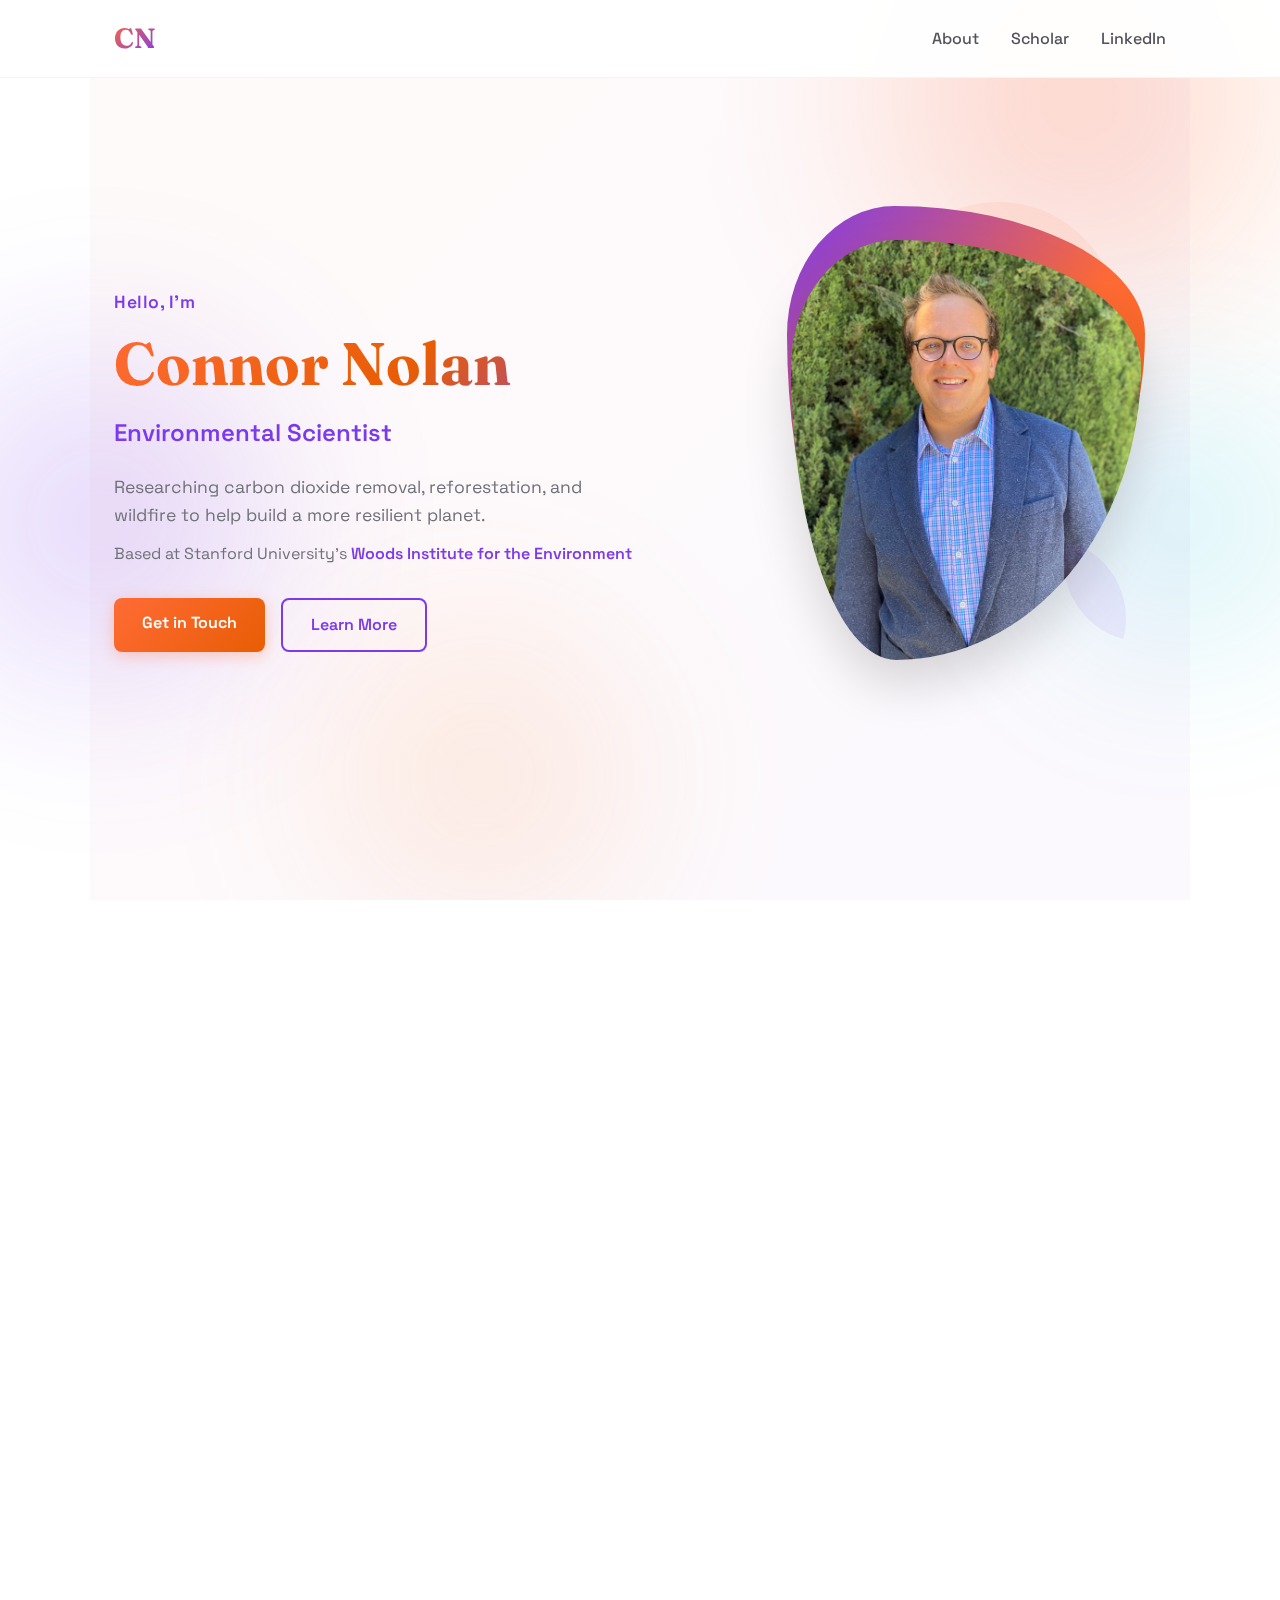
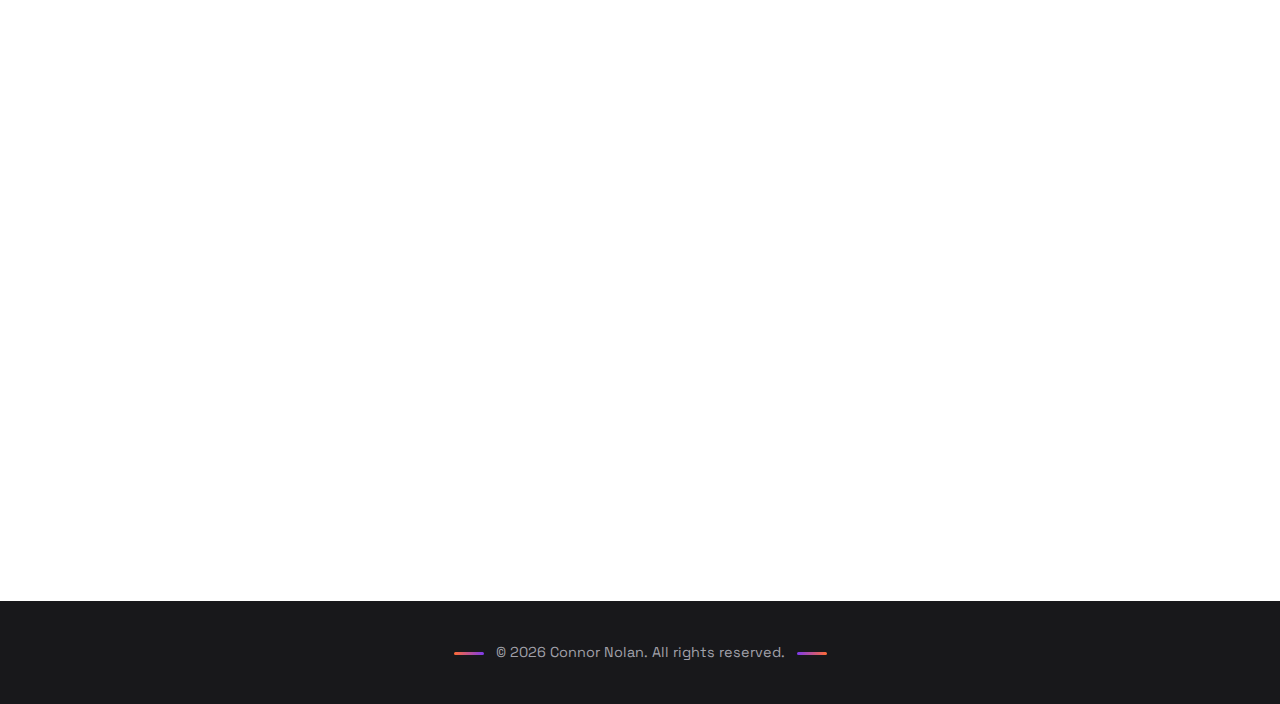
<file: index.html>
<!DOCTYPE html>
<html lang="en">
<head>
    <meta charset="UTF-8">
    <meta name="viewport" content="width=device-width, initial-scale=1.0">
    <title>Connor Nolan - Environmental Scientist</title>
    <link rel="stylesheet" href="styles.css">
    <link rel="preconnect" href="https://fonts.googleapis.com">
    <link rel="preconnect" href="https://fonts.gstatic.com" crossorigin>
    <link href="https://fonts.googleapis.com/css2?family=Fraunces:opsz,wght@9..144,400;9..144,500;9..144,600;9..144,700&family=Space+Grotesk:wght@400;500;600;700&display=swap" rel="stylesheet">
</head>
<body>
    <div class="mesh-gradient">
        <div class="mesh-blob mesh-blob-1"></div>
        <div class="mesh-blob mesh-blob-2"></div>
        <div class="mesh-blob mesh-blob-3"></div>
        <div class="mesh-blob mesh-blob-4"></div>
    </div>

    <nav class="navbar">
        <div class="nav-container">
            <a href="#" class="nav-logo">CN</a>
            <ul class="nav-menu">
                <li><a href="#about">About</a></li>
                <li><a href="https://scholar.google.com/citations?user=8D1VI3YAAAAJ&hl=en&authuser=1" target="_blank">Scholar</a></li>
                <li><a href="https://www.linkedin.com/in/cjn-climate/" target="_blank">LinkedIn</a></li>
            </ul>
        </div>
    </nav>

    <section class="hero" id="hero">
        <div class="hero-content">
            <p class="hero-greeting">Hello, I'm</p>
            <h1 class="hero-name">Connor Nolan</h1>
            <p class="hero-tagline">Environmental Scientist</p>
            <p class="hero-description">
                Researching carbon dioxide removal, reforestation, and wildfire to help build a more resilient planet.
            </p>
            <p class="hero-affiliation">
                Based at Stanford University's <a href="https://woods.stanford.edu/" target="_blank">Woods Institute for the Environment</a>
            </p>
            <div class="hero-cta">
                <a href="#contact" class="btn btn-primary">Get in Touch</a>
                <a href="#about" class="btn btn-secondary">Learn More</a>
            </div>
        </div>
        <div class="hero-visual">
            <div class="hero-shape"></div>
            <img src="headshot.jpg" alt="Connor Nolan" class="hero-headshot">
        </div>
    </section>

    <section class="about" id="about">
        <div class="container">
            <h2 class="section-title">About Me</h2>
            <div class="about-content">
                <div class="about-text">
                    <p>
                        I'm an environmental scientist dedicated to understanding and mitigating the impacts of climate change.
                        My research focuses on nature-based solutions and the complex interactions between forests, fire, and the carbon cycle.
                    </p>
                    <p>
                        From studying post-fire forest recovery to modeling carbon sequestration potential, I work at the
                        intersection of ecology, climate science, and policy. I believe that rigorous science combined with
                        effective communication is essential for driving meaningful environmental action.
                    </p>
                    <p>
                        I received my PhD at the University of Arizona in Geosciences. I studied paleoclimate and paleoecology
                        focusing on the past 10,000-20,000 years of climate and vegetation change.
                    </p>
                    <p>
                        When I'm not working I love ultrarunning, trail running, disc golf, reading, and music.
                    </p>
                    <div class="about-skills">
                        <span class="skill-tag">Carbon Removal</span>
                        <span class="skill-tag">Reforestation</span>
                        <span class="skill-tag">Wildfire Ecology</span>
                        <span class="skill-tag">Climate Modeling</span>
                        <span class="skill-tag">Remote Sensing</span>
                    </div>
                </div>
                <div class="about-image">
                    <img src="headshot.jpg" alt="Connor Nolan" class="headshot">
                </div>
            </div>
        </div>
    </section>

    <section class="contact-section" id="contact">
        <div class="container">
            <h2 class="section-title">Get in Touch</h2>
            <p class="contact-page-intro">
                Interested in collaboration, speaking, or just want to talk climate science, ecology, carbon markets, trail running, or anything really? I'd love to hear from you.
            </p>
            <div class="contact-links">
                <a href="mailto:connorjnolan@gmail.com" class="contact-link-card">
                    <div class="contact-link-icon">
                        <svg width="32" height="32" viewBox="0 0 24 24" fill="none" stroke="currentColor" stroke-width="2" stroke-linecap="round" stroke-linejoin="round">
                            <path d="M4 4h16c1.1 0 2 .9 2 2v12c0 1.1-.9 2-2 2H4c-1.1 0-2-.9-2-2V6c0-1.1.9-2 2-2z"></path>
                            <polyline points="22,6 12,13 2,6"></polyline>
                        </svg>
                    </div>
                    <div class="contact-link-content">
                        <h3>Email</h3>
                        <span>connorjnolan@gmail.com</span>
                    </div>
                </a>
                <a href="https://www.linkedin.com/in/cjn-climate/" target="_blank" class="contact-link-card">
                    <div class="contact-link-icon">
                        <svg width="32" height="32" viewBox="0 0 24 24" fill="none" stroke="currentColor" stroke-width="2" stroke-linecap="round" stroke-linejoin="round">
                            <path d="M16 8a6 6 0 0 1 6 6v7h-4v-7a2 2 0 0 0-2-2 2 2 0 0 0-2 2v7h-4v-7a6 6 0 0 1 6-6z"></path>
                            <rect x="2" y="9" width="4" height="12"></rect>
                            <circle cx="4" cy="4" r="2"></circle>
                        </svg>
                    </div>
                    <div class="contact-link-content">
                        <h3>LinkedIn</h3>
                        <span>Connect with me</span>
                    </div>
                </a>
            </div>
        </div>
    </section>

    <footer class="footer">
        <div class="container">
            <p>&copy; 2026 Connor Nolan. All rights reserved.</p>
        </div>
    </footer>

    <script src="script.js"></script>
</body>
</html>
</file>
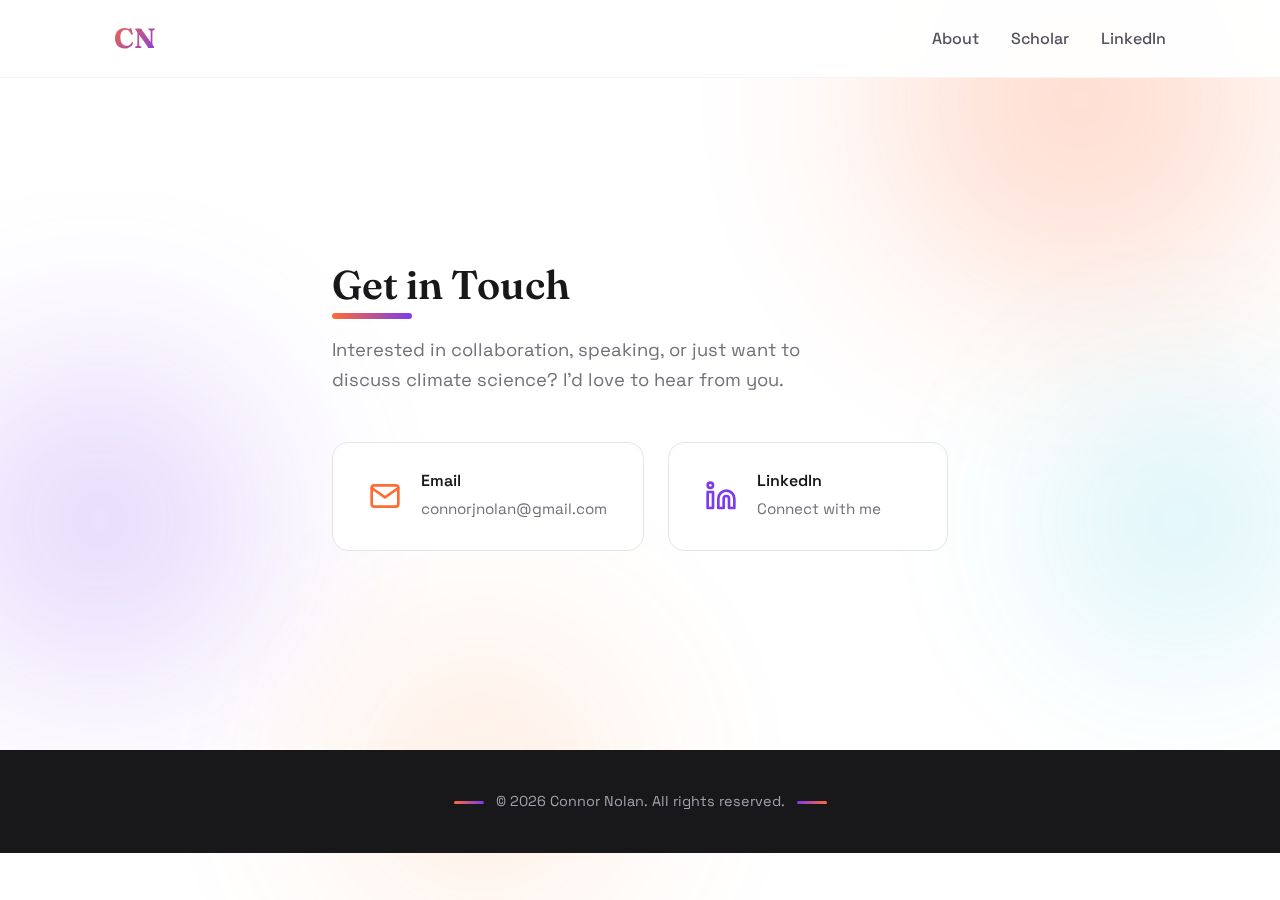
<file: contact.html>
<!DOCTYPE html>
<html lang="en">
<head>
    <meta charset="UTF-8">
    <meta name="viewport" content="width=device-width, initial-scale=1.0">
    <title>Contact - Connor Nolan</title>
    <link rel="stylesheet" href="styles.css">
    <link rel="preconnect" href="https://fonts.googleapis.com">
    <link rel="preconnect" href="https://fonts.gstatic.com" crossorigin>
    <link href="https://fonts.googleapis.com/css2?family=Fraunces:opsz,wght@9..144,400;9..144,500;9..144,600;9..144,700&family=Space+Grotesk:wght@400;500;600;700&display=swap" rel="stylesheet">
</head>
<body>
    <div class="mesh-gradient">
        <div class="mesh-blob mesh-blob-1"></div>
        <div class="mesh-blob mesh-blob-2"></div>
        <div class="mesh-blob mesh-blob-3"></div>
        <div class="mesh-blob mesh-blob-4"></div>
    </div>

    <nav class="navbar">
        <div class="nav-container">
            <a href="index.html" class="nav-logo">CN</a>
            <ul class="nav-menu">
                <li><a href="index.html#about">About</a></li>
                <li><a href="https://scholar.google.com/citations?user=8D1VI3YAAAAJ&hl=en&authuser=1" target="_blank">Scholar</a></li>
                <li><a href="https://www.linkedin.com/in/cjn-climate/" target="_blank">LinkedIn</a></li>
            </ul>
        </div>
    </nav>

    <section class="contact-page">
        <div class="container">
            <h1 class="section-title">Get in Touch</h1>
            <p class="contact-page-intro">
                Interested in collaboration, speaking, or just want to discuss climate science? I'd love to hear from you.
            </p>
            <div class="contact-links">
                <a href="mailto:connorjnolan@gmail.com" class="contact-link-card">
                    <div class="contact-link-icon">
                        <svg width="32" height="32" viewBox="0 0 24 24" fill="none" stroke="currentColor" stroke-width="2" stroke-linecap="round" stroke-linejoin="round">
                            <path d="M4 4h16c1.1 0 2 .9 2 2v12c0 1.1-.9 2-2 2H4c-1.1 0-2-.9-2-2V6c0-1.1.9-2 2-2z"></path>
                            <polyline points="22,6 12,13 2,6"></polyline>
                        </svg>
                    </div>
                    <div class="contact-link-content">
                        <h3>Email</h3>
                        <span>connorjnolan@gmail.com</span>
                    </div>
                </a>
                <a href="https://www.linkedin.com/in/cjn-climate/" target="_blank" class="contact-link-card">
                    <div class="contact-link-icon">
                        <svg width="32" height="32" viewBox="0 0 24 24" fill="none" stroke="currentColor" stroke-width="2" stroke-linecap="round" stroke-linejoin="round">
                            <path d="M16 8a6 6 0 0 1 6 6v7h-4v-7a2 2 0 0 0-2-2 2 2 0 0 0-2 2v7h-4v-7a6 6 0 0 1 6-6z"></path>
                            <rect x="2" y="9" width="4" height="12"></rect>
                            <circle cx="4" cy="4" r="2"></circle>
                        </svg>
                    </div>
                    <div class="contact-link-content">
                        <h3>LinkedIn</h3>
                        <span>Connect with me</span>
                    </div>
                </a>
            </div>
        </div>
    </section>

    <footer class="footer">
        <div class="container">
            <p>&copy; 2026 Connor Nolan. All rights reserved.</p>
        </div>
    </footer>
</body>
</html>
</file>
<file: styles.css>
/* CSS Variables */
:root {
    --orange: #ff6b35;
    --orange-light: #ffb088;
    --orange-warm: #e85d04;
    --orange-bright: #ff8c42;
    --purple: #7c3aed;
    --purple-light: #c4b5fd;
    --purple-dark: #5b21b6;
    --teal: #06b6d4;
    --teal-light: #67e8f9;
    --forest: #059669;
    --forest-light: #6ee7b7;
    --earth: #78716c;
    --earth-light: #d6d3d1;
    --gray-50: #fafafa;
    --gray-100: #f4f4f5;
    --gray-200: #e4e4e7;
    --gray-300: #d4d4d8;
    --gray-400: #a1a1aa;
    --gray-500: #71717a;
    --gray-600: #52525b;
    --gray-700: #3f3f46;
    --gray-800: #27272a;
    --gray-900: #18181b;
    --white: #ffffff;
    --font-sans: 'Space Grotesk', -apple-system, BlinkMacSystemFont, 'Segoe UI', Roboto, sans-serif;
    --font-serif: 'Fraunces', Georgia, 'Times New Roman', serif;
}

/* Reset & Base */
*, *::before, *::after {
    box-sizing: border-box;
    margin: 0;
    padding: 0;
}

html {
    scroll-behavior: smooth;
}

body {
    font-family: var(--font-sans);
    font-size: 16px;
    line-height: 1.6;
    color: var(--gray-700);
    background-color: var(--white);
    overflow-x: hidden;
}

/* Mesh gradient blobs */
.mesh-gradient {
    position: fixed;
    top: 0;
    left: 0;
    width: 100%;
    height: 100%;
    pointer-events: none;
    z-index: -1;
    overflow: hidden;
}

.mesh-blob {
    position: absolute;
    border-radius: 50%;
    filter: blur(80px);
    opacity: 0.5;
}

.mesh-blob-1 {
    width: 600px;
    height: 600px;
    background: radial-gradient(circle, var(--orange) 0%, transparent 70%);
    top: -200px;
    right: -100px;
    opacity: 0.3;
}

.mesh-blob-2 {
    width: 500px;
    height: 500px;
    background: radial-gradient(circle, var(--purple) 0%, transparent 70%);
    top: 30%;
    left: -150px;
    opacity: 0.25;
}

.mesh-blob-3 {
    width: 400px;
    height: 400px;
    background: radial-gradient(circle, var(--teal) 0%, transparent 70%);
    bottom: 20%;
    right: -100px;
    opacity: 0.2;
}

.mesh-blob-4 {
    width: 450px;
    height: 450px;
    background: radial-gradient(circle, var(--orange-bright) 0%, transparent 70%);
    bottom: -100px;
    left: 20%;
    opacity: 0.2;
}

a {
    color: inherit;
    text-decoration: none;
}

img {
    max-width: 100%;
    display: block;
}

/* Container */
.container {
    max-width: 1100px;
    margin: 0 auto;
    padding: 0 24px;
}

/* Typography */
h1, h2, h3, h4 {
    font-family: var(--font-serif);
    color: var(--gray-900);
    font-weight: 600;
    line-height: 1.3;
}

.section-title {
    font-family: var(--font-serif);
    font-size: 2.25rem;
    margin-bottom: 3rem;
    position: relative;
    display: inline-block;
}

.section-title::after {
    content: '';
    position: absolute;
    bottom: -8px;
    left: 0;
    width: 80px;
    height: 6px;
    background: linear-gradient(90deg, var(--orange), var(--purple));
    border-radius: 3px;
}

/* Buttons */
.btn {
    display: inline-block;
    padding: 12px 28px;
    border-radius: 8px;
    font-weight: 500;
    font-size: 1rem;
    transition: all 0.2s ease;
    cursor: pointer;
    border: none;
}

.btn-primary {
    background: linear-gradient(135deg, var(--orange), var(--orange-warm));
    color: var(--white);
    font-weight: 600;
    box-shadow: 0 4px 15px rgba(255, 107, 53, 0.3);
}

.btn-primary:hover {
    transform: translateY(-3px);
    box-shadow: 0 12px 25px rgba(255, 107, 53, 0.4);
}

.btn-secondary {
    background: transparent;
    color: var(--purple);
    border: 2px solid var(--purple);
    font-weight: 600;
}

.btn-secondary:hover {
    background: var(--purple);
    color: var(--white);
    transform: translateY(-3px);
    box-shadow: 0 10px 20px rgba(124, 58, 237, 0.3);
}

/* Navigation */
.navbar {
    position: fixed;
    top: 0;
    left: 0;
    right: 0;
    background: rgba(255, 255, 255, 0.95);
    backdrop-filter: blur(10px);
    z-index: 1000;
    border-bottom: 1px solid var(--gray-100);
}

.nav-container {
    max-width: 1100px;
    margin: 0 auto;
    padding: 16px 24px;
    display: flex;
    justify-content: space-between;
    align-items: center;
}

.nav-logo {
    font-family: var(--font-serif);
    font-size: 1.75rem;
    font-weight: 700;
    background: linear-gradient(135deg, var(--orange), var(--purple));
    -webkit-background-clip: text;
    -webkit-text-fill-color: transparent;
    background-clip: text;
}

.nav-menu {
    display: flex;
    list-style: none;
    gap: 32px;
}

.nav-menu a {
    font-weight: 500;
    color: var(--gray-600);
    transition: color 0.2s ease;
}

.nav-menu a:hover {
    color: var(--orange);
}

/* Hero Section */
.hero {
    min-height: 100vh;
    display: flex;
    align-items: center;
    padding: 100px 24px 60px;
    max-width: 1100px;
    margin: 0 auto;
    position: relative;
    background: linear-gradient(135deg, rgba(255, 107, 53, 0.03) 0%, rgba(124, 58, 237, 0.03) 100%);
}

.hero-content {
    flex: 1;
    max-width: 600px;
}

.hero-greeting {
    color: var(--purple);
    font-weight: 600;
    font-size: 1.1rem;
    margin-bottom: 8px;
    letter-spacing: 0.5px;
}

.hero-name {
    font-family: var(--font-serif);
    font-size: 3.75rem;
    font-weight: 700;
    margin-bottom: 12px;
    background: linear-gradient(135deg, var(--orange) 0%, var(--orange-warm) 50%, var(--purple) 100%);
    -webkit-background-clip: text;
    -webkit-text-fill-color: transparent;
    background-clip: text;
}

.hero-tagline {
    font-size: 1.5rem;
    color: var(--purple);
    font-weight: 600;
    margin-bottom: 20px;
}

.hero-description {
    font-size: 1.1rem;
    color: var(--gray-500);
    margin-bottom: 12px;
    max-width: 500px;
}

.hero-affiliation {
    font-size: 1rem;
    color: var(--gray-500);
    margin-bottom: 32px;
}

.hero-affiliation a {
    color: var(--purple);
    font-weight: 600;
    transition: color 0.2s ease;
}

.hero-affiliation a:hover {
    color: var(--orange);
}

.hero-cta {
    display: flex;
    gap: 16px;
    flex-wrap: wrap;
}

.hero-visual {
    position: absolute;
    right: 24px;
    top: 50%;
    transform: translateY(-50%);
    width: 400px;
    height: 480px;
    display: flex;
    align-items: center;
    justify-content: center;
}

.hero-visual::before {
    content: '';
    position: absolute;
    top: -4px;
    left: 50%;
    transform: translateX(-50%);
    width: 358px;
    height: 428px;
    background: linear-gradient(135deg, var(--purple), var(--orange), var(--orange-warm));
    border-radius: 30% 70% 70% 30% / 30% 30% 70% 70%;
    z-index: 0;
}

.hero-shape {
    display: none;
}

.hero-headshot {
    width: 350px;
    height: 420px;
    object-fit: cover;
    border-radius: 30% 70% 70% 30% / 30% 30% 70% 70%;
    position: relative;
    z-index: 1;
    box-shadow: 0 25px 50px rgba(0, 0, 0, 0.15);
}

@keyframes morph {
    0%, 100% { border-radius: 60% 40% 30% 70% / 60% 30% 70% 40%; }
    50% { border-radius: 30% 60% 70% 40% / 50% 60% 30% 60%; }
}

/* Decorative leaf shapes */
.hero::before {
    content: '';
    position: absolute;
    top: 20%;
    right: 10%;
    width: 120px;
    height: 120px;
    background: var(--orange);
    opacity: 0.08;
    border-radius: 0 100% 0 100%;
    transform: rotate(-30deg);
}

.hero::after {
    content: '';
    position: absolute;
    bottom: 30%;
    right: 5%;
    width: 80px;
    height: 80px;
    background: var(--purple);
    opacity: 0.08;
    border-radius: 0 100% 0 100%;
    transform: rotate(15deg);
}

/* About Section */
.about {
    padding: 100px 0;
    background: linear-gradient(180deg, var(--gray-50) 0%, rgba(124, 58, 237, 0.04) 50%, var(--gray-50) 100%);
    position: relative;
    overflow: hidden;
}

/* Subtle topographic pattern */
.about::before {
    content: '';
    position: absolute;
    top: 0;
    left: 0;
    right: 0;
    bottom: 0;
    background-image: url("data:image/svg+xml,%3Csvg width='100' height='100' viewBox='0 0 100 100' xmlns='http://www.w3.org/2000/svg'%3E%3Cpath d='M50 10 Q70 30 50 50 Q30 70 50 90' fill='none' stroke='%23ff6b35' stroke-width='0.5' opacity='0.08'/%3E%3Cpath d='M30 20 Q50 40 30 60 Q10 80 30 100' fill='none' stroke='%237c3aed' stroke-width='0.5' opacity='0.06'/%3E%3Cpath d='M70 0 Q90 20 70 40 Q50 60 70 80' fill='none' stroke='%23e85d04' stroke-width='0.5' opacity='0.06'/%3E%3C/svg%3E");
    background-size: 200px 200px;
    pointer-events: none;
}

.about-content {
    display: grid;
    grid-template-columns: 1fr 300px;
    gap: 60px;
    align-items: center;
}

.about-text p {
    margin-bottom: 20px;
    font-size: 1.05rem;
}

.about-skills {
    display: flex;
    flex-wrap: wrap;
    gap: 10px;
    margin-top: 24px;
}

.skill-tag {
    color: var(--white);
    padding: 8px 18px;
    border-radius: 25px;
    font-size: 0.875rem;
    font-weight: 600;
    box-shadow: 0 3px 10px rgba(0, 0, 0, 0.15);
}

.skill-tag:nth-child(1) {
    background: linear-gradient(135deg, var(--orange), var(--orange-warm));
}

.skill-tag:nth-child(2) {
    background: linear-gradient(135deg, var(--purple), var(--purple-dark));
}

.skill-tag:nth-child(3) {
    background: linear-gradient(135deg, var(--orange-warm), var(--orange));
}

.skill-tag:nth-child(4) {
    background: linear-gradient(135deg, var(--teal), #0891b2);
}

.skill-tag:nth-child(5) {
    background: linear-gradient(135deg, var(--forest), #047857);
}

.about-image {
    display: flex;
    justify-content: center;
    position: relative;
}

.headshot {
    width: 250px;
    height: 300px;
    object-fit: cover;
    border-radius: 30% 70% 70% 30% / 30% 30% 70% 70%;
    position: relative;
    box-shadow: 0 20px 40px rgba(0, 0, 0, 0.1);
}

.about-image::before {
    content: '';
    position: absolute;
    top: -4px;
    left: 50%;
    transform: translateX(-50%);
    width: 258px;
    height: 308px;
    background: linear-gradient(135deg, var(--purple), var(--orange), var(--orange-warm));
    border-radius: 30% 70% 70% 30% / 30% 30% 70% 70%;
    z-index: -1;
}

/* Blog Section */
.blog {
    padding: 100px 0;
}

.blog-grid {
    display: grid;
    grid-template-columns: repeat(3, 1fr);
    gap: 30px;
}

.blog-card {
    background: var(--white);
    border-radius: 16px;
    overflow: hidden;
    border: 1px solid var(--gray-100);
    transition: all 0.3s ease;
}

.blog-card:hover {
    transform: translateY(-10px);
    box-shadow: 0 25px 50px rgba(255, 107, 53, 0.15);
    border-color: var(--orange-light);
}

.blog-card-image {
    height: 180px;
    overflow: hidden;
}

.blog-placeholder {
    width: 100%;
    height: 100%;
    background: linear-gradient(135deg, var(--forest-light), var(--orange-light));
    position: relative;
}

/* Themed blog card backgrounds */
.blog-forest {
    background: linear-gradient(135deg, #166534 0%, #22c55e 50%, #86efac 100%);
}

.blog-forest::before {
    content: '';
    position: absolute;
    bottom: 20px;
    left: 20px;
    width: 60px;
    height: 80px;
    background: rgba(255,255,255,0.15);
    border-radius: 0 100% 0 100%;
    transform: rotate(-15deg);
}

.blog-fire {
    background: linear-gradient(135deg, #7c2d12 0%, #ea580c 40%, #fbbf24 100%);
}

.blog-fire::before {
    content: '';
    position: absolute;
    bottom: 15px;
    right: 25px;
    width: 40px;
    height: 60px;
    background: rgba(255,255,255,0.2);
    border-radius: 50% 50% 50% 50% / 60% 60% 40% 40%;
}

.blog-carbon {
    background: linear-gradient(135deg, #1e3a5f 0%, #3b82f6 50%, #93c5fd 100%);
}

.blog-carbon::before {
    content: '';
    position: absolute;
    top: 50%;
    left: 50%;
    transform: translate(-50%, -50%);
    width: 50px;
    height: 50px;
    border: 3px solid rgba(255,255,255,0.2);
    border-radius: 50%;
}

.blog-card-content {
    padding: 24px;
}

.blog-date {
    font-size: 0.875rem;
    color: var(--gray-400);
}

.blog-card h3 {
    font-family: var(--font-serif);
    font-size: 1.15rem;
    margin: 8px 0 12px;
}

.blog-card p {
    color: var(--gray-500);
    font-size: 0.95rem;
    margin-bottom: 16px;
}

.blog-link {
    color: var(--orange);
    font-weight: 500;
    transition: color 0.2s ease;
}

.blog-link:hover {
    color: var(--orange-warm);
}

/* Contact Section */
.contact {
    padding: 100px 0;
    background: linear-gradient(180deg, var(--white) 0%, rgba(255, 107, 53, 0.04) 50%, var(--gray-50) 100%);
    position: relative;
    overflow: hidden;
}

.contact::after {
    content: '';
    position: absolute;
    bottom: -50px;
    right: -50px;
    width: 250px;
    height: 250px;
    background: linear-gradient(135deg, var(--orange), var(--purple));
    opacity: 0.08;
    border-radius: 60% 40% 30% 70% / 60% 30% 70% 40%;
}

.contact-intro {
    font-size: 1.1rem;
    color: var(--gray-500);
    margin-bottom: 48px;
    max-width: 500px;
}

.contact-content {
    display: grid;
    grid-template-columns: 1fr 300px;
    gap: 60px;
}

.contact-form {
    background: var(--white);
    padding: 40px;
    border-radius: 16px;
    border: 1px solid var(--gray-100);
}

.form-group {
    margin-bottom: 24px;
}

.form-group label {
    display: block;
    margin-bottom: 8px;
    font-weight: 500;
    color: var(--gray-700);
}

.form-group input,
.form-group textarea {
    width: 100%;
    padding: 12px 16px;
    border: 2px solid var(--gray-200);
    border-radius: 8px;
    font-family: inherit;
    font-size: 1rem;
    transition: border-color 0.2s ease;
}

.form-group input:focus,
.form-group textarea:focus {
    outline: none;
    border-color: var(--orange);
}

.form-group textarea {
    resize: vertical;
}

.contact-info {
    display: flex;
    flex-direction: column;
    gap: 32px;
}

.contact-item h4 {
    font-size: 0.875rem;
    text-transform: uppercase;
    letter-spacing: 1px;
    color: var(--gray-400);
    margin-bottom: 8px;
}

.contact-item a,
.contact-item p {
    color: var(--gray-700);
    font-size: 1rem;
}

.contact-item a:hover {
    color: var(--orange);
}

.social-links {
    display: flex;
    gap: 16px;
}

.social-links a {
    color: var(--gray-600);
    font-weight: 500;
    transition: color 0.2s ease;
}

.social-links a:hover {
    color: var(--orange);
}

/* Contact Section (on main page) */
.contact-section {
    padding: 100px 0;
    background: linear-gradient(180deg, var(--white) 0%, rgba(255, 107, 53, 0.04) 50%, var(--gray-50) 100%);
    position: relative;
    overflow: hidden;
}

.contact-section::after {
    content: '';
    position: absolute;
    bottom: -50px;
    right: -50px;
    width: 250px;
    height: 250px;
    background: linear-gradient(135deg, var(--orange), var(--purple));
    opacity: 0.06;
    border-radius: 60% 40% 30% 70% / 60% 30% 70% 40%;
    pointer-events: none;
}

/* Contact Page (standalone) */
.contact-page {
    min-height: calc(100vh - 150px);
    padding: 140px 0 80px;
    display: flex;
    align-items: center;
}

.contact-page .section-title {
    font-size: 2.5rem;
    margin-bottom: 1.5rem;
}

.contact-page-intro {
    font-size: 1.15rem;
    color: var(--gray-500);
    max-width: 500px;
    margin-bottom: 48px;
}

.contact-links {
    display: flex;
    gap: 24px;
    flex-wrap: wrap;
}

.contact-link-card {
    display: flex;
    align-items: center;
    gap: 20px;
    padding: 28px 36px;
    background: var(--white);
    border: 1px solid var(--gray-200);
    border-radius: 16px;
    transition: all 0.3s ease;
    text-decoration: none;
    min-width: 280px;
}

.contact-link-card:hover {
    border-color: var(--orange);
    box-shadow: 0 15px 35px rgba(255, 107, 53, 0.2);
    transform: translateY(-6px);
}

.contact-link-icon {
    color: var(--orange);
    display: flex;
    align-items: center;
    justify-content: center;
}

.contact-link-card:nth-child(2) .contact-link-icon {
    color: var(--purple);
}

.contact-link-card:nth-child(2):hover {
    border-color: var(--purple);
    box-shadow: 0 15px 35px rgba(124, 58, 237, 0.2);
}

.contact-link-content h3 {
    font-family: var(--font-sans);
    font-size: 1rem;
    font-weight: 600;
    color: var(--gray-900);
    margin-bottom: 4px;
}

.contact-link-content span {
    font-size: 0.95rem;
    color: var(--gray-500);
}

/* Footer */
.footer {
    padding: 40px 0;
    text-align: center;
    background: var(--gray-900);
}

.footer p {
    color: var(--gray-400);
    font-size: 0.9rem;
}

.footer p::before {
    content: '';
    display: inline-block;
    width: 30px;
    height: 3px;
    background: linear-gradient(90deg, var(--orange), var(--purple));
    vertical-align: middle;
    margin-right: 12px;
    border-radius: 2px;
}

.footer p::after {
    content: '';
    display: inline-block;
    width: 30px;
    height: 3px;
    background: linear-gradient(90deg, var(--purple), var(--orange));
    vertical-align: middle;
    margin-left: 12px;
    border-radius: 2px;
}

/* Responsive Design */
@media (max-width: 900px) {
    .hero-name {
        font-size: 2.5rem;
    }

    .hero-visual {
        display: none;
    }

    .about-content {
        grid-template-columns: 1fr;
        gap: 40px;
    }

    .about-image {
        order: -1;
    }

    .blog-grid {
        grid-template-columns: 1fr;
    }

    .contact-content {
        grid-template-columns: 1fr;
        gap: 40px;
    }
}

@media (max-width: 600px) {
    .nav-menu {
        gap: 20px;
    }

    .hero-name {
        font-size: 2.5rem;
    }

    .hero-tagline {
        font-size: 1.2rem;
    }

    .section-title {
        font-size: 1.75rem;
    }

    .hero-cta {
        flex-direction: column;
    }

    .btn {
        text-align: center;
    }
}
</file>
